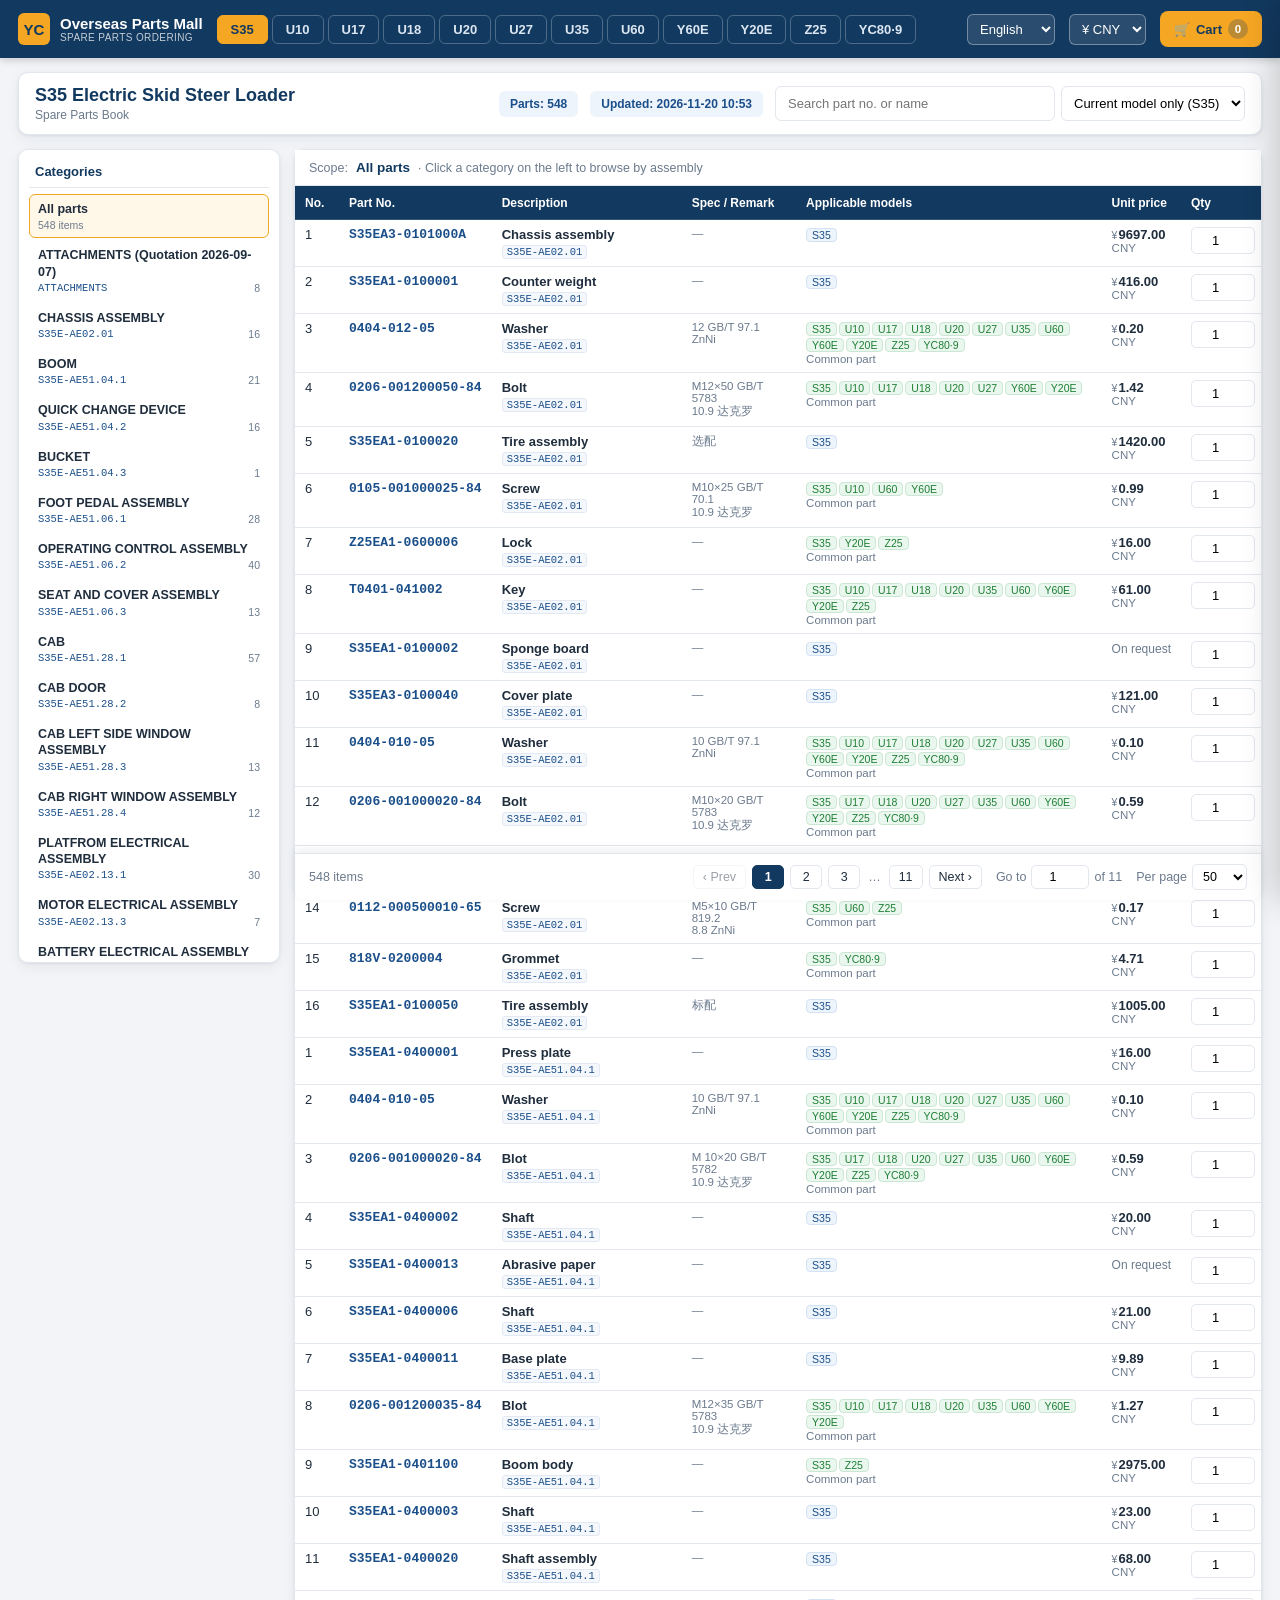
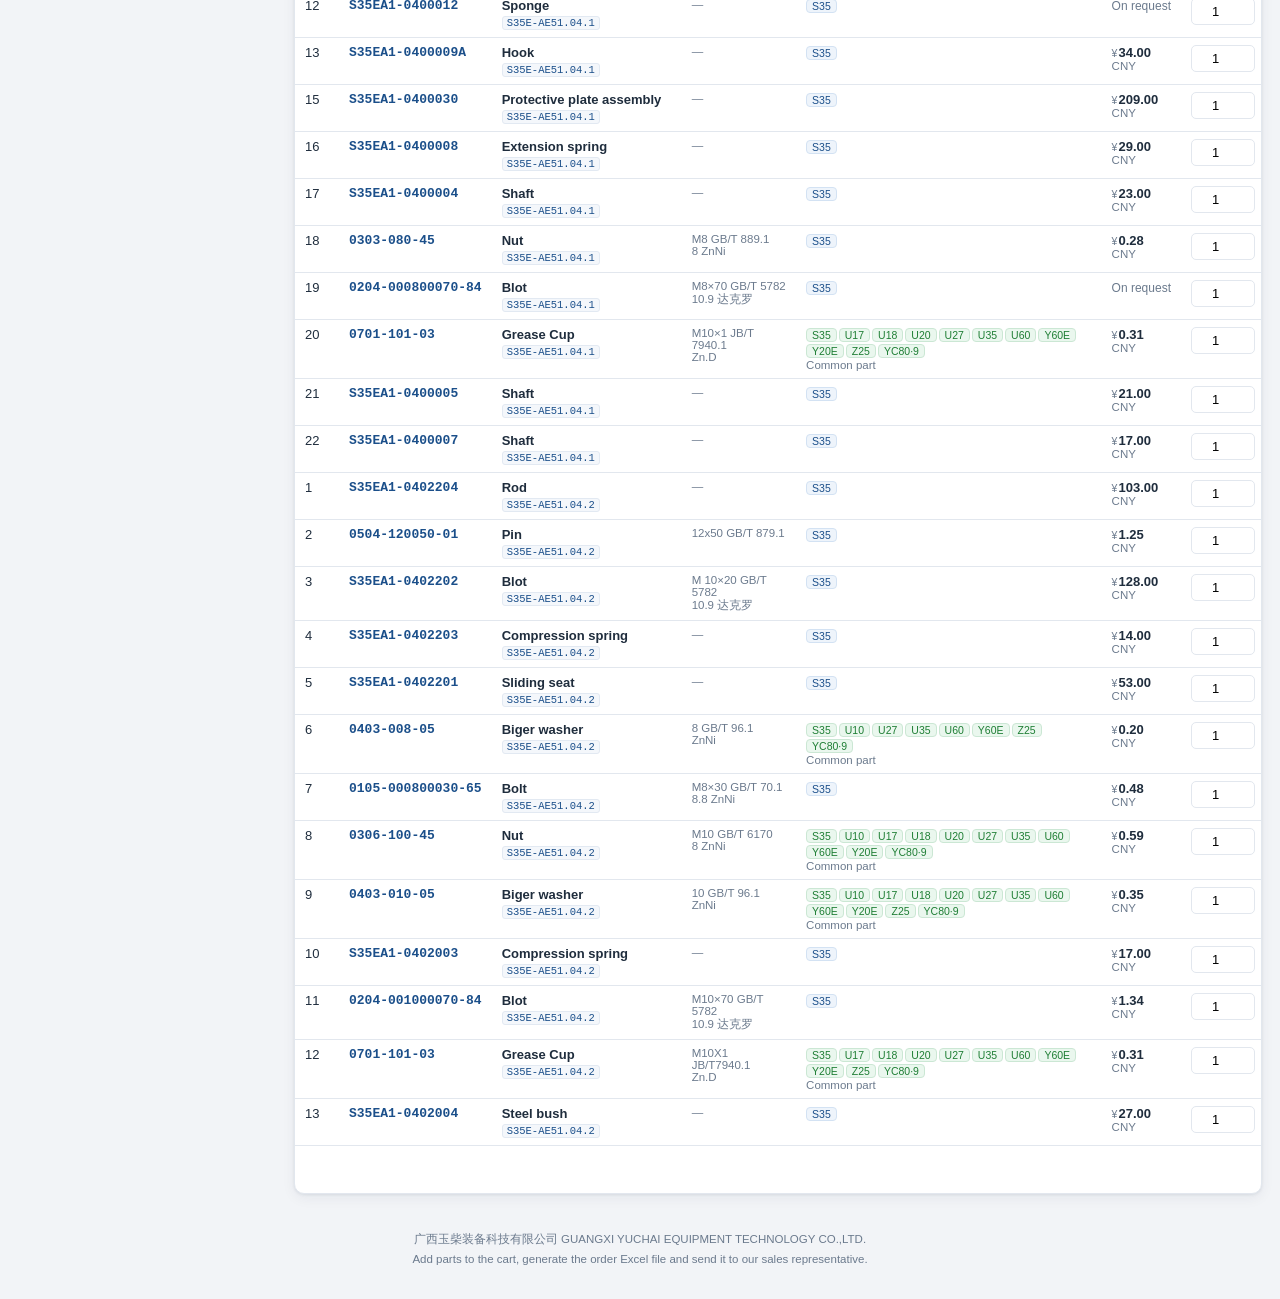
<file: index.html>
<!DOCTYPE html>
<html lang="en">
<head>
<meta charset="UTF-8">
<meta name="viewport" content="width=device-width, initial-scale=1.0">
<title>Overseas Distributor Parts Ordering</title>
<link rel="stylesheet" href="assets/style.css">
</head>
<body>

<div class="topbar">
  <div class="topbar-inner">
    <div class="brand"><div class="logo">YC</div><div><span data-i18n="brand"></span><small data-i18n="brandSub"></small></div></div>
    <nav class="model-tabs" id="modelTabs"></nav>
    <select class="lang-sel" id="langSel" data-i18n-title="langLabel"></select>
    <select class="lang-sel" id="curSel" data-i18n-title="currency" style="display:none"></select>
    <button class="cart-btn" id="cartBtn" onclick="openCart()">🛒 <span data-i18n="cart"></span> <span class="badge zero" id="cartBadge">0</span></button>
  </div>
</div>

<div id="app" style="display:none">
  <div class="model-strip">
    <div class="card">
      <div class="model-title">
        <h2 id="modelName">—</h2>
        <div class="en" id="modelEn"></div>
      </div>
      <div class="spacer"></div>
      <div class="stat-chip" id="statParts"></div>
      <div class="stat-chip" id="statUpdated"></div>
      <div class="search-box">
        <input id="searchIn" data-i18n-ph="searchPh">
        <select id="scopeSel" data-i18n-title="scopeLabel"></select>
      </div>
    </div>
    <div class="rate-note" id="rateNote" style="display:none"></div>
  </div>

  <div class="layout">
    <aside class="card side">
      <h3 data-i18n="categories"></h3>
      <div id="cfgList"></div>
    </aside>
    <section class="main card" id="partsCard">
      <div class="cfg-head" id="cfgHead"></div>
      <div class="search-note" id="searchNote" style="display:none"></div>
      <div class="sticky-head" id="stickyHead" aria-hidden="true">
        <table class="grid hide-qty" id="stickyTable"><thead id="stickyThead"></thead></table>
      </div>
      <div class="tbl-wrap list-scroll" id="listScroll">
        <table class="grid hide-qty" id="partTable">
          <thead>
            <tr>
              <th style="width:44px" data-i18n="thNo"></th>
              <th data-i18n="thPartNo"></th>
              <th style="min-width:190px" data-i18n="thDesc"></th>
              <th data-i18n="thSpec"></th>
              <th class="col-qty" style="width:80px" data-i18n="thQtyUnit"></th>
              <th data-i18n="thModels"></th>
              <th data-i18n="thPrice"></th>
              <th style="width:80px" data-i18n="thQty"></th>
              <th style="width:110px" data-i18n="thAction"></th>
            </tr>
          </thead>
          <tbody id="partBody"></tbody>
        </table>
      </div>
      <div class="pager" id="pager"></div>
    </section>
  </div>

  <footer>
    广西玉柴装备科技有限公司 GUANGXI YUCHAI EQUIPMENT TECHNOLOGY CO.,LTD.<br>
    <span data-i18n="footer"></span>
  </footer>
</div>
<div id="loading" class="loading" data-i18n="loading">Loading…</div>

<!-- 购物车 -->
<div class="drawer-mask" id="cartMask" onclick="closeCart()"></div>
<aside class="drawer" id="cartDrawer">
  <div class="drawer-head">
    <h3 data-i18n="cartTitle"></h3>
    <button class="x" onclick="closeCart()" data-i18n-title="close">×</button>
  </div>
  <div class="drawer-body">
    <div class="section-title" id="cartCount"></div>
    <div id="cartList"></div>

    <div class="section-title" data-i18n="orderInfo"></div>
    <div class="form-grid">
      <div class="full"><label><span data-i18n="fCust"></span> <span class="req">*</span></label><input id="bCust" data-k="cust" data-i18n-ph="fCustPh"></div>
      <div class="full"><label data-i18n="fOrderNo"></label><input id="bOrderNo" class="ro" readonly data-i18n-ph="orderNoPh"></div>
      <div><label><span data-i18n="fContact"></span> <span class="req">*</span></label><input id="bContact" data-k="contact"></div>
      <div><label><span data-i18n="fTel"></span> <span class="req">*</span></label><input id="bTel" data-k="tel"></div>
      <div><label data-i18n="fDeliv"></label><input id="bDeliv" data-k="deliv" type="date"></div>
      <div><label data-i18n="fTrans"></label><select id="bTrans" data-k="trans"></select></div>
      <div class="full"><label data-i18n="fPayer"></label><input id="bPayer" data-k="payer"></div>
      <div class="full"><label data-i18n="fRemark"></label><textarea id="bRemark" data-k="remark"></textarea></div>
    </div>
    <div class="hint" data-i18n="staffNote"></div>
  </div>
  <div class="drawer-foot">
    <div class="rate-note small" id="cartRateNote" style="display:none;width:100%;margin:0"></div>
    <div class="total"><span data-i18n="total"></span> <span id="cartTotal">0.00</span></div>
    <div class="spacer"></div>
    <button class="btn btn-ghost" onclick="clearCart()" data-i18n="clear"></button>
    <button class="btn btn-ghost" onclick="closeCart()" data-i18n="continue"></button>
    <button class="btn btn-primary" onclick="exportOrder()" data-i18n="generate"></button>
  </div>
</aside>

<!-- 生成订单后的提示 -->
<div class="mask" id="doneMask">
  <div class="modal">
    <h3 data-i18n="doneTitle"></h3>
    <div class="hint ok" id="doneFile"></div>
    <div class="hint" style="font-size:13px">
      <b data-i18n="nextStep"></b><br><br>
      <span data-i18n="findFile"></span>
    </div>
    <div class="modal-foot">
      <button class="btn btn-ghost" onclick="closeDone(false)" data-i18n="keepCart"></button>
      <button class="btn btn-add" onclick="closeDone(true)" data-i18n="clearCart"></button>
    </div>
  </div>
</div>

<button class="to-top" id="toTop" data-i18n-title="toTop">↑</button>

<div class="toast-box" id="toastBox"></div>

<script src="assets/common.js"></script>
<script src="assets/i18n.js"></script>
<script src="assets/shop.js"></script>
</body>
</html>
</file>
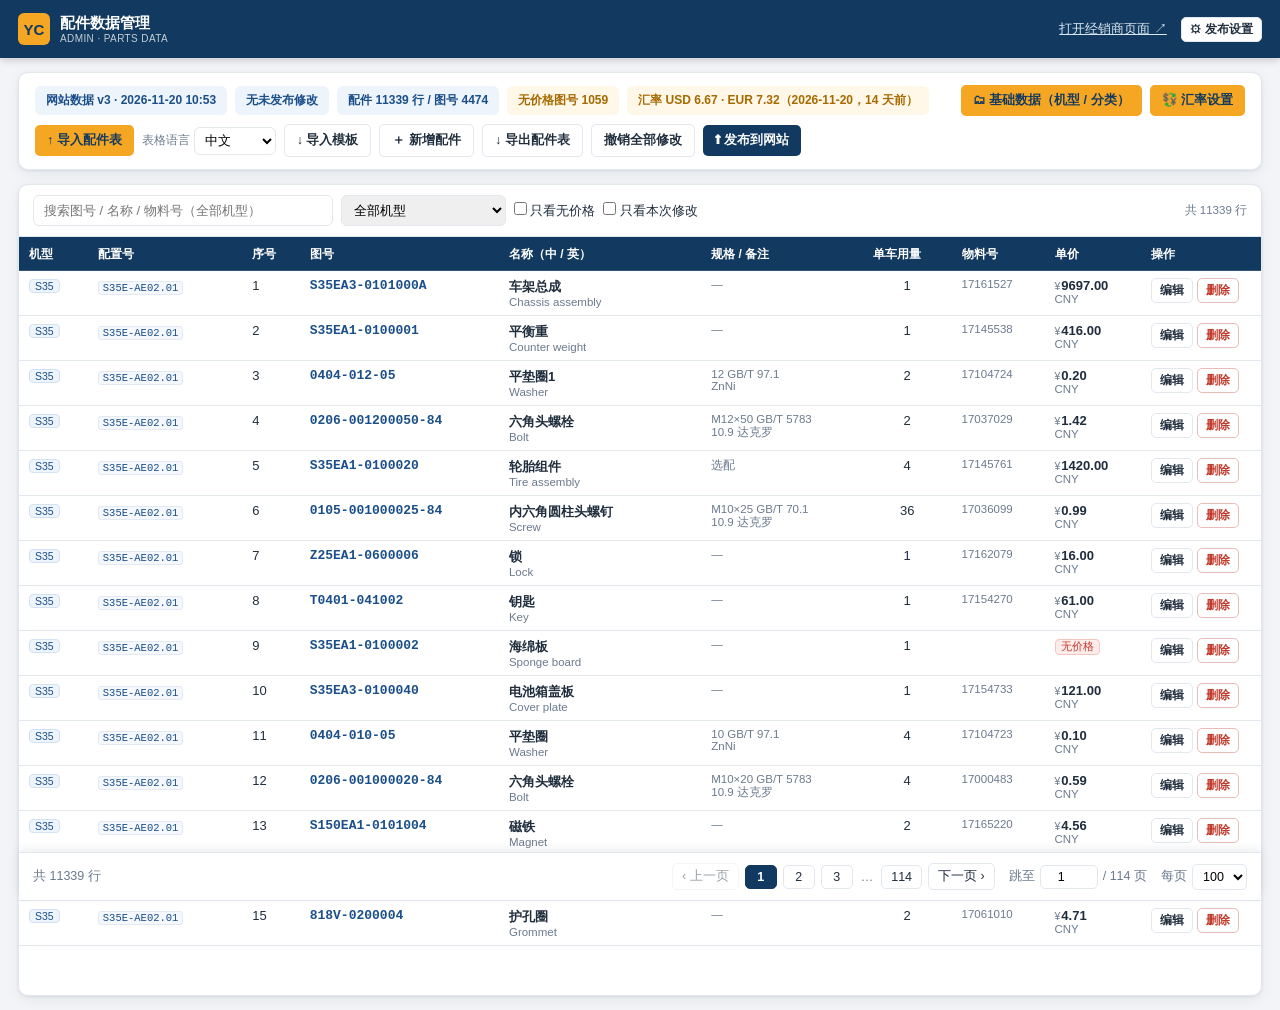
<file: admin.html>
<!DOCTYPE html>
<html lang="zh-CN">
<head>
<meta charset="UTF-8">
<meta name="viewport" content="width=device-width, initial-scale=1.0">
<meta name="robots" content="noindex, nofollow">
<title>配件数据管理（管理员）</title>
<link rel="stylesheet" href="assets/style.css">
<style>
  .admin-bar{max-width:1500px;margin:14px auto 0;padding:0 18px}
  .admin-bar .card{display:flex;flex-wrap:wrap;align-items:center;gap:8px;padding:12px 16px}
  .filter-bar{display:flex;flex-wrap:wrap;align-items:center;gap:8px;padding:10px 14px;border-bottom:1px solid var(--line);font-size:12.5px}
  .filter-bar input[type=text]{width:300px;padding:7px 10px;border:1px solid var(--line);border-radius:6px;font-size:13px}
  .filter-bar select{padding:6px 8px;border:1px solid var(--line);border-radius:6px;font-size:13px}
  .wrap{max-width:1500px;margin:14px auto;padding:0 18px}
  table.grid.admin{min-width:1200px}
  .chg-list{max-height:52vh;overflow:auto;margin-top:10px;border:1px solid var(--line);border-radius:6px}
  .chg-list table{width:100%;border-collapse:collapse;font-size:12px}
  .chg-list th{background:#f4f7fb;color:var(--primary);text-align:left;padding:6px 8px;position:sticky;top:0;white-space:nowrap}
  .chg-list td{padding:5px 8px;border-top:1px solid var(--line);vertical-align:top}
  .old{color:var(--danger);text-decoration:line-through}
  .new{color:var(--ok);font-weight:600}
  .draft-chip{cursor:pointer}
  .models-pick{display:flex;flex-wrap:wrap;gap:6px 12px;font-size:12.5px}
  .models-pick label{display:flex;align-items:center;gap:4px;color:var(--text)!important;margin:0!important}
  .tabs{display:flex;gap:4px;border-bottom:2px solid var(--line);margin-bottom:12px}
  .tabs button{border:none;background:transparent;padding:8px 16px;font-size:13.5px;font-weight:600;color:var(--muted);cursor:pointer;border-bottom:3px solid transparent;margin-bottom:-2px}
  .tabs button.on{color:var(--primary);border-bottom-color:var(--accent)}
  .base-toolbar{display:flex;align-items:center;gap:10px;margin:10px 0 8px}
  .base-tbl{width:100%;border-collapse:collapse;font-size:12.5px}
  .base-tbl th{background:#f4f7fb;color:var(--primary);text-align:left;padding:7px 8px;white-space:nowrap;position:sticky;top:0}
  .base-tbl td{padding:6px 8px;border-top:1px solid var(--line);vertical-align:middle}
  .tpl-lang{display:inline-flex;align-items:center;gap:4px;font-size:12px;color:var(--muted)}
  .tpl-lang select{padding:5px 6px;border:1px solid var(--line);border-radius:6px;font-size:12.5px;background:#fff}
</style>
</head>
<body>

<div class="topbar">
  <div class="topbar-inner">
    <div class="brand"><div class="logo">YC</div><div>配件数据管理<small>ADMIN · PARTS DATA</small></div></div>
    <div class="spacer"></div>
    <a href="index.html" target="_blank" style="color:#dbe6f2;font-size:12.5px">打开经销商页面 ↗</a>
    <button class="btn btn-ghost btn-sm" onclick="openSettings()">⚙ 发布设置</button>
  </div>
</div>

<div id="app" style="display:none">
  <div class="admin-bar">
    <div class="card">
      <span class="stat-chip" id="stVer"></span>
      <span class="stat-chip draft-chip" id="stDraft" onclick="openChanges()" title="点击查看待发布修改"></span>
      <span class="stat-chip" id="stParts"></span>
      <span class="stat-chip warn" id="stNoPrice"></span>
      <span class="stat-chip draft-chip" id="stRate" onclick="openRates()" title="点击设置汇率"></span>
      <div class="spacer"></div>
      <button class="btn btn-add" onclick="openBase('model')">🗂 基础数据（机型 / 分类）</button>
      <button class="btn btn-add" onclick="openRates()">💱 汇率设置</button>
      <button class="btn btn-add" onclick="pickImport()">↑ 导入配件表</button>
      <span class="tpl-lang" title="导入模板和导出配件表使用的表头语言；导入时中文 / English / Français 表头都能识别">表格语言
        <select id="tplLang"><option value="zh">中文</option><option value="en">English</option><option value="fr">Français</option></select></span>
      <button class="btn btn-ghost" onclick="downloadTemplate()">↓ 导入模板</button>
      <button class="btn btn-ghost" onclick="openAdd()">＋ 新增配件</button>
      <button class="btn btn-ghost" onclick="exportAll()">↓ 导出配件表</button>
      <button class="btn btn-ghost" onclick="discardDraft()">撤销全部修改</button>
      <button class="btn btn-primary" onclick="openPublish()">⬆ 发布到网站</button>
    </div>
  </div>

  <div class="wrap">
    <section class="card">
      <div class="filter-bar">
        <input type="text" id="q" placeholder="搜索图号 / 名称 / 物料号（全部机型）">
        <select id="fModel"><option value="">全部机型</option></select>
        <label><input type="checkbox" id="fNoPrice"> 只看无价格</label>
        <label><input type="checkbox" id="fChanged"> 只看本次修改</label>
        <span class="spacer"></span>
        <span id="resInfo" class="spec"></span>
      </div>
      <div class="tbl-wrap list-scroll" id="listScroll">
        <table class="grid admin">
          <thead><tr>
            <th>机型</th><th>配置号</th><th>序号</th><th>图号</th><th>名称（中 / 英）</th><th>规格 / 备注</th>
            <th>单车用量</th><th>物料号</th><th>单价</th><th style="width:120px">操作</th>
          </tr></thead>
          <tbody id="rows"></tbody>
        </table>
      </div>
      <div class="pager" id="pager"></div>
    </section>
  </div>
</div>
<div id="loading" class="loading">正在加载数据…</div>

<input type="file" id="importFile" accept=".xlsx" style="display:none">

<!-- 导入预览 -->
<div class="mask" id="impMask">
  <div class="modal wide">
    <h3>导入预览（确认后才会写入）</h3>
    <div id="impSummary"></div>
    <div class="chg-list"><table><thead><tr><th>Excel 行</th><th>状态</th><th>机型</th><th>图号</th><th>名称</th><th>说明</th></tr></thead><tbody id="impRows"></tbody></table></div>
    <div class="modal-foot">
      <button class="btn btn-ghost" onclick="closeMask('impMask')">取消</button>
      <button class="btn btn-add" id="impOk" onclick="confirmImport()">确认导入</button>
    </div>
  </div>
</div>

<!-- 编辑 / 新增配件 -->
<div class="mask" id="editMask">
  <div class="modal" style="width:680px">
    <h3 id="editTitle">编辑配件</h3>
    <div class="form-grid">
      <div><label>机型</label><select id="eModel"></select></div>
      <div><label>所属配置号 / 分类</label><select id="eCfg"></select></div>
      <div class="full" id="eModelsBox"><label>同时加入其他机型（选填，没有相同配置号时归入「新上线配件」分类）</label><div class="models-pick" id="eModels"></div></div>
      <div><label>零件图号 <span class="req">*</span></label><input id="eNo"></div>
      <div><label>单车用量</label><input id="eQty" type="number" min="0" step="1"></div>
      <div><label>名称（中文）<span class="req">*</span></label><input id="eCn"></div>
      <div><label>名称（英文）</label><input id="eEn"></div>
      <div><label>名称（法文）</label><input id="eFr"></div>
      <div><label>规格</label><input id="eSpec"></div>
      <div><label>备注</label><input id="eRm"></div>
    </div>
    <div class="section-title">价格（按图号统一，所有机型共用）</div>
    <div class="form-grid">
      <div><label>物料号</label><input id="eCode"></div>
      <div><label>单价（留空 = 经销商端显示「待报价」）</label><input id="ePrice" type="number" min="0" step="0.01"></div>
      <div><label>币种</label><select id="eCur"><option>CNY</option><option>USD</option><option>EUR</option></select></div>
    </div>
    <div class="hint" id="eHint" style="display:none"></div>
    <div class="modal-foot">
      <button class="btn btn-ghost" onclick="closeMask('editMask')">取消</button>
      <button class="btn btn-add" onclick="saveEdit()">保存到草稿</button>
    </div>
  </div>
</div>

<!-- 待发布修改 -->
<div class="mask" id="chgMask">
  <div class="modal wide">
    <h3>待发布修改（与网站当前数据对比）</h3>
    <div id="chgSummary"></div>
    <div class="chg-list"><table><thead><tr><th>类型</th><th>机型</th><th>配置号</th><th>图号</th><th>内容</th></tr></thead><tbody id="chgRows"></tbody></table></div>
    <div class="modal-foot"><button class="btn btn-ghost" onclick="closeMask('chgMask')">关闭</button></div>
  </div>
</div>

<!-- 发布 -->
<div class="mask" id="pubMask">
  <div class="modal" style="width:640px">
    <h3>发布到网站</h3>
    <div id="pubSummary"></div>
    <div class="form-grid" style="margin-top:10px">
      <div class="full"><label>修改说明（会记录在修改历史中）</label><input id="pubMsg" placeholder="如：新增 U17 斗齿 5 项，调整液压件价格"></div>
    </div>
    <div class="hint" id="pubHint">发布后约 1–2 分钟网站自动更新，经销商刷新页面即可看到。</div>
    <div class="modal-foot">
      <button class="btn btn-ghost" onclick="closeMask('pubMask')">取消</button>
      <button class="btn btn-ghost" onclick="downloadPackage()" title="GitHub 连不上时使用：下载数据包后到 GitHub 网页手动上传">下载数据包（手动上传）</button>
      <button class="btn btn-primary" id="pubBtn" onclick="publish()">发布</button>
    </div>
  </div>
</div>

<!-- 基础数据 -->
<div class="mask" id="baseMask">
  <div class="modal wide">
    <h3>基础数据维护</h3>
    <div class="tabs">
      <button id="tabModel" onclick="baseTabSet('model')">机型</button>
      <button id="tabCfg" onclick="baseTabSet('cfg')">所属配置号 / 分类</button>
    </div>
    <div id="baseBody"></div>
    <div class="hint warn">这里的修改和配件修改一样，先进入草稿，点「⬆ 发布到网站」后才对经销商生效。</div>
    <div class="modal-foot"><button class="btn btn-ghost" onclick="closeMask('baseMask')">关闭</button></div>
  </div>
</div>
<div class="mask" id="bdMask">
  <div class="modal" style="width:560px">
    <h3 id="bdTitle">编辑</h3>
    <div class="form-grid">
      <div class="full"><label id="bdLId"></label><input id="bdId"></div>
      <div class="full"><label id="bdLCn"></label><input id="bdCn"></div>
      <div class="full"><label id="bdLEn"></label><input id="bdEn"></div>
      <div class="full"><label id="bdLFr"></label><input id="bdFr"></div>
    </div>
    <div class="hint" id="bdHint" style="display:none"></div>
    <div class="modal-foot">
      <button class="btn btn-ghost" onclick="closeMask('bdMask')">取消</button>
      <button class="btn btn-add" onclick="saveBd()">保存到草稿</button>
    </div>
  </div>
</div>

<!-- 汇率设置 -->
<div class="mask" id="rateMask">
  <div class="modal" style="width:600px">
    <h3>汇率设置</h3>
    <div class="hint">系统价格以<b>人民币</b>为准。在这里填写参考汇率后，经销商可在网站右上角选择人民币 / 美元 / 欧元，价格按此汇率自动换算，并提示「非实时汇率」。</div>
    <div class="form-grid" style="margin-top:12px">
      <div><label>1 美元（USD）= ? 人民币</label><input id="rUSD" type="number" min="0" step="0.0001" placeholder="如 7.1234，留空 = 不提供美元"></div>
      <div><label>1 欧元（EUR）= ? 人民币</label><input id="rEUR" type="number" min="0" step="0.0001" placeholder="如 7.8123，留空 = 不提供欧元"></div>
      <div><label>经销商首次打开时默认显示的货币</label><select id="rDefault"><option value="CNY">人民币 CNY</option><option value="USD">美元 USD</option><option value="EUR">欧元 EUR</option></select></div>
      <div><label>汇率日期</label><input id="rDate" type="date"></div>
    </div>
    <div class="hint" id="rPreview"></div>
    <div class="hint warn">保存后进入草稿，点「⬆ 发布到网站」后生效。经销商自己选过货币后，以经销商的选择为准。</div>
    <div class="modal-foot">
      <button class="btn btn-ghost" onclick="closeMask('rateMask')">取消</button>
      <button class="btn btn-add" onclick="saveRates(false)">保存到草稿</button>
      <button class="btn btn-primary" onclick="saveRates(true)">保存并发布</button>
    </div>
  </div>
</div>

<!-- 发布设置 -->
<div class="mask" id="setMask">
  <div class="modal" style="width:620px">
    <h3>发布设置（只保存在本台电脑的浏览器中）</h3>
    <div class="form-grid">
      <div><label>GitHub 用户名 / 组织名</label><input id="sOwner" placeholder="如 yuchai-parts"></div>
      <div><label>仓库名</label><input id="sRepo" placeholder="如 parts-mall"></div>
      <div><label>分支</label><input id="sBranch" placeholder="main"></div>
      <div><label>发布人（记录在修改历史中）</label><input id="sName" placeholder="如 张三"></div>
      <div class="full"><label>访问令牌 Token（Fine-grained token，仅授权本仓库 Contents 读写）</label><input id="sToken" type="password" autocomplete="off"></div>
    </div>
    <div class="hint warn">令牌相当于发布密码：只在管理员自己的电脑上填写，不要发给他人；公用电脑用完请点「清除令牌」。令牌泄露时到 GitHub 设置里删除即可失效。</div>
    <div class="hint" id="sHint" style="display:none"></div>
    <div class="modal-foot">
      <button class="btn btn-del" onclick="clearToken()">清除令牌</button>
      <button class="btn btn-ghost" onclick="testConn()">测试连接</button>
      <button class="btn btn-ghost" onclick="closeMask('setMask')">关闭</button>
      <button class="btn btn-add" onclick="saveSettings()">保存</button>
    </div>
  </div>
</div>

<div class="toast-box" id="toastBox"></div>

<script src="assets/common.js"></script>
<script src="assets/admin.js"></script>
</body>
</html>
</file>
<file: assets/style.css>
:root{
  --primary:#12395f; --primary-2:#1b4f8a; --accent:#f5a623; --accent-2:#e8920e;
  --bg:#f2f4f7; --card:#ffffff; --line:#e2e7ee; --text:#1f2d3d; --muted:#6b7a8d;
  --danger:#c0392b; --ok:#1e7e34; --warn-bg:#fff7e8; --tag-bg:#eef4fb; --tag-tx:#1b4f8a;
  --shadow:0 1px 3px rgba(16,42,67,.08),0 4px 14px rgba(16,42,67,.06);
}
*{box-sizing:border-box;margin:0;padding:0}
body{font-family:"Segoe UI","Microsoft YaHei","PingFang SC",Arial,sans-serif;background:var(--bg);color:var(--text);font-size:14px}
button,input,select,textarea{font-family:inherit}

/* 顶部导航 */
.topbar{background:var(--primary);color:#fff;position:sticky;top:0;z-index:50;box-shadow:0 2px 8px rgba(0,0,0,.18)}
.topbar-inner{max-width:1500px;margin:0 auto;padding:0 18px;display:flex;align-items:center;gap:14px;height:58px}
.brand{display:flex;align-items:center;gap:10px;font-weight:700;font-size:15px;white-space:nowrap}
.brand .logo{width:32px;height:32px;background:var(--accent);color:var(--primary);border-radius:6px;display:flex;align-items:center;justify-content:center;font-weight:900;font-size:15px}
.brand small{display:block;font-size:10px;font-weight:400;opacity:.75;letter-spacing:.4px}
.model-tabs{display:flex;gap:4px;overflow-x:auto;flex:1;scrollbar-width:thin;padding:4px 0}
.model-tabs::-webkit-scrollbar{height:5px}
.model-tabs::-webkit-scrollbar-thumb{background:rgba(255,255,255,.3);border-radius:3px}
.model-tab{border:1px solid rgba(255,255,255,.25);background:transparent;color:#dbe6f2;padding:6px 13px;border-radius:6px;cursor:pointer;font-size:13px;font-weight:600;white-space:nowrap;transition:.15s}
.model-tab:hover{background:rgba(255,255,255,.12)}
.model-tab.active{background:var(--accent);border-color:var(--accent);color:var(--primary)}
.cart-btn{position:relative;display:flex;align-items:center;gap:6px;background:var(--accent);color:var(--primary);border:none;border-radius:8px;padding:8px 14px;font-weight:700;font-size:13px;cursor:pointer;white-space:nowrap}
.cart-btn:hover{background:var(--accent-2)}
.cart-btn .badge{background:var(--danger);color:#fff;border-radius:10px;min-width:20px;height:20px;padding:0 6px;font-size:11.5px;display:inline-flex;align-items:center;justify-content:center}
.cart-btn .badge.zero{background:rgba(18,57,95,.25)}
.cart-btn.bump{animation:bump .35s ease-out}
@keyframes bump{30%{transform:scale(1.12)}}

/* 机型信息条 */
.model-strip{max-width:1500px;margin:14px auto 0;padding:0 18px}
.model-strip .card{display:flex;flex-wrap:wrap;align-items:center;gap:12px;padding:12px 16px}
.model-title h2{font-size:18px;color:var(--primary)}
.model-title .en{color:var(--muted);font-size:12px;margin-top:2px}
.spacer{flex:1}
.stat-chip{background:var(--tag-bg);color:var(--tag-tx);border-radius:6px;padding:6px 11px;font-size:12px;font-weight:600;white-space:nowrap}
.stat-chip.warn{background:var(--warn-bg);color:#a66a00}
.stat-chip.danger{background:#fdecea;color:var(--danger)}
.toolbar{display:flex;flex-wrap:wrap;gap:6px;align-items:center}
.search-box{display:flex;gap:6px;flex-wrap:wrap}
.search-box input{width:280px;padding:8px 12px;border:1px solid var(--line);border-radius:6px;font-size:13px;outline:none}
.search-box select{padding:8px 8px;border:1px solid var(--line);border-radius:6px;font-size:13px;background:#fff;max-width:220px}
.search-note{display:flex;flex-wrap:wrap;align-items:center;gap:8px;padding:9px 14px;border-bottom:1px solid #f0d9ae;background:var(--warn-bg);color:#8a5a00;font-size:12.5px;line-height:1.5}
.search-note.info{background:#eef4fb;border-bottom-color:#d3e2f3;color:var(--primary-2)}
.search-note .btn{flex:none}
table.grid.hide-qty .col-qty{display:none}
.form-grid input.ro{background:#f6f8fb;color:var(--primary);font-weight:700}
.search-box input:focus{border-color:var(--primary-2)}

/* 布局 */
.layout{max-width:1500px;margin:14px auto;padding:0 18px;display:grid;grid-template-columns:262px 1fr;gap:14px;align-items:start}
.card{background:var(--card);border:1px solid var(--line);border-radius:10px;box-shadow:var(--shadow)}
.side{padding:10px;position:sticky;top:70px;max-height:calc(100vh - 86px);overflow:auto}
.side h3{font-size:13px;color:var(--primary);padding:4px 6px 8px;border-bottom:1px solid var(--line);margin-bottom:6px;display:flex;justify-content:space-between;align-items:center;position:sticky;top:-10px;background:#fff;z-index:2}
.side h3 span{color:var(--muted);font-weight:400;font-size:11px}
.cfg-item{display:flex;flex-direction:column;gap:2px;padding:6px 8px;border-radius:6px;cursor:pointer;border:1px solid transparent;margin-bottom:2px}
.cfg-item:hover{background:var(--tag-bg)}
.cfg-item.active{background:var(--warn-bg);border-color:var(--accent)}
.cfg-item.zero{opacity:.55}
.cfg-item .cn{font-weight:600;font-size:12.5px;line-height:1.3}
.cfg-item .cn small{font-weight:400;font-size:11px;color:var(--muted)}
.cfg-item .meta{font-size:10.5px;color:var(--muted);display:flex;justify-content:space-between;gap:6px}
.cfg-item .no{font-family:Consolas,monospace;color:var(--primary-2)}
.main{min-width:0}

/* 表格 */
.tbl-wrap{overflow-x:auto;border-radius:10px}
/* 配件列表：表格在卡片内滚动，表头固定在顶部（外层有横向滚动时，表头无法相对整页固定） */
.tbl-wrap.list-scroll{overflow:auto;max-height:calc(100vh - 190px);min-height:320px;border-radius:0}
.tbl-wrap.list-scroll thead th{z-index:3;box-shadow:inset 0 -1px 0 rgba(255,255,255,.15)}
/* 前台配件列表：取消卡片内竖向滚动，列表高度随内容撑开，统一由整页滚动（京东「我的订单」式） */
#partsCard .tbl-wrap.list-scroll{max-height:none}
/* 前台：范围条吸顶；表格表头由 JS 同步克隆层吸顶（需兼容横向滚动） */
#partsCard .cfg-head{position:sticky;top:58px;z-index:8;background:var(--card)}
#partsCard .sticky-head{position:fixed;z-index:7;display:none;overflow:hidden;background:var(--primary);box-shadow:0 2px 6px rgba(16,42,67,.18)}
#partsCard .sticky-head.show{display:block}
#partsCard .sticky-head table.grid{min-width:0;table-layout:fixed}
#partsCard .sticky-head thead th{position:static}
table.grid{width:100%;border-collapse:collapse;font-size:13px;min-width:1080px}
table.grid thead th{background:var(--primary);color:#fff;text-align:left;padding:9px 10px;font-weight:600;font-size:12px;line-height:1.35;white-space:nowrap;position:sticky;top:0}
table.grid thead th .en{display:block;font-weight:400;font-size:10px;opacity:.72;text-transform:uppercase;letter-spacing:.3px}
table.grid tbody td{padding:7px 10px;border-bottom:1px solid var(--line);vertical-align:top}
table.grid tbody tr:hover{background:#f7fafd}
table.grid tr.in-cart{background:#f3faf5}
.partno{font-family:Consolas,monospace;font-weight:700;color:var(--primary-2);white-space:nowrap}
.desc-cn{font-weight:600}
.desc-en{color:var(--muted);font-size:11.5px}
.spec,.rmk{font-size:11.5px;color:var(--muted)}
.cfg-badge{font-family:Consolas,monospace;font-size:10.5px;color:var(--primary-2);background:#f4f7fb;border:1px solid #e2e9f2;border-radius:3px;padding:0 4px;display:inline-block;margin-top:3px}
.tag{display:inline-block;background:var(--tag-bg);color:var(--tag-tx);border:1px solid #d3e2f3;border-radius:4px;padding:0 5px;font-size:10.5px;margin:1px 2px 1px 0;white-space:nowrap}
.tag.multi{background:#eaf7ee;border-color:#cbe7d4;color:var(--ok)}
.tag.add{background:#eaf7ee;border-color:#cbe7d4;color:var(--ok)}
.tag.upd{background:var(--warn-bg);border-color:#f0d9ae;color:#a66a00}
.tag.err{background:#fdecea;border-color:#f3c6c0;color:var(--danger)}
.tag.same{background:#f4f6f8;border-color:var(--line);color:var(--muted)}
.price{font-weight:700;white-space:nowrap}
.price .cur{font-size:10.5px;color:var(--muted);font-weight:400;margin-right:1px}
.price.na{color:var(--muted);font-weight:400;font-size:12px}
.qty-in{width:64px;padding:5px;border:1px solid var(--line);border-radius:5px;text-align:center;font-size:13px}
.qty-in:focus{border-color:var(--primary-2);outline:none}
.btn{border:none;border-radius:5px;padding:7px 12px;font-size:12.5px;font-weight:600;cursor:pointer;transition:.15s;white-space:nowrap}
.btn:disabled{opacity:.45;cursor:not-allowed}
.btn-add{background:var(--accent);color:var(--primary)}
.btn-add:hover:not(:disabled){background:var(--accent-2)}
.btn-primary{background:var(--primary);color:#fff}
.btn-primary:hover:not(:disabled){background:var(--primary-2)}
.btn-ghost{background:#fff;border:1px solid var(--line);color:var(--text)}
.btn-ghost:hover:not(:disabled){border-color:var(--primary-2);color:var(--primary-2)}
.btn-del{background:#fff;border:1px solid #e6bdb7;color:var(--danger)}
.btn-del:hover:not(:disabled){background:var(--danger);border-color:var(--danger);color:#fff}
.btn-sm{padding:4px 8px;font-size:11.5px}
.empty-row td{text-align:center;color:var(--muted);padding:28px!important}

.cfg-head{display:flex;flex-wrap:wrap;align-items:center;gap:8px;padding:10px 14px;border-bottom:1px solid var(--line);font-size:12.5px;color:var(--muted)}
.cfg-head b{color:var(--primary);font-size:13.5px}
.cfg-head .no{font-family:Consolas,monospace;color:var(--primary-2);background:#f4f7fb;border:1px solid #e2e9f2;border-radius:4px;padding:1px 6px}
.pager{display:flex;flex-wrap:wrap;align-items:center;gap:6px;padding:10px 14px;border-top:1px solid var(--line);font-size:12.5px;color:var(--muted);
  background:#fff;position:sticky;bottom:0;z-index:5;border-radius:0 0 10px 10px;box-shadow:0 -3px 10px rgba(16,42,67,.08)}
.pager button{border:1px solid var(--line);background:#fff;border-radius:5px;min-width:32px;padding:4px 9px;cursor:pointer;font-size:12.5px;color:var(--text)}
.pager button:disabled{opacity:.45;cursor:default}
.pager button:not(:disabled):hover{border-color:var(--primary-2);color:var(--primary-2)}
.pager button.cur{background:var(--primary);border-color:var(--primary);color:#fff;font-weight:700;cursor:default}
.pager .gap{padding:0 2px}
.pager label{display:flex;align-items:center;gap:5px;margin-left:8px;white-space:nowrap}
.pager input[data-jump]{width:58px;padding:4px 6px;border:1px solid var(--line);border-radius:5px;font-size:12.5px;text-align:center}
.pager select{padding:4px 6px;border:1px solid var(--line);border-radius:5px;font-size:12.5px;background:#fff}
.pager input:focus,.pager select:focus{border-color:var(--primary-2);outline:none}
.main{scroll-margin-top:70px}
.lang-sel{background:rgba(255,255,255,.1);color:#fff;border:1px solid rgba(255,255,255,.35);border-radius:6px;padding:6px 8px;font-size:13px;cursor:pointer}
.lang-sel option{color:var(--text)}
.rate-note{margin-top:8px;background:var(--warn-bg);border:1px solid #f0d9ae;color:#8a5a00;border-radius:8px;padding:8px 14px;font-size:12.5px;line-height:1.55}
.rate-note::before{content:"⚠ ";font-weight:700}
.rate-note.small{font-size:11.5px;padding:6px 10px}
.price .orig{display:block;font-size:10.5px;color:var(--muted);font-weight:400}

/* 购物车抽屉 */
.drawer-mask{position:fixed;inset:0;background:rgba(15,35,60,.35);z-index:90;opacity:0;pointer-events:none;transition:.2s}
.drawer-mask.show{opacity:1;pointer-events:auto}
.drawer{position:fixed;top:0;right:0;bottom:0;width:760px;max-width:100vw;background:#fff;z-index:91;transform:translateX(100%);transition:transform .22s ease-out;display:flex;flex-direction:column;box-shadow:-6px 0 30px rgba(0,0,0,.18)}
.drawer.show{transform:none}
.drawer-head{display:flex;align-items:center;gap:10px;padding:14px 18px;background:var(--primary);color:#fff}
.drawer-head h3{font-size:16px}
.drawer-head .x{margin-left:auto;background:transparent;border:none;color:#fff;font-size:22px;cursor:pointer;line-height:1}
.drawer-body{flex:1;overflow:auto;padding:14px 18px}
.drawer-foot{border-top:2px solid var(--primary);padding:12px 18px;background:#fafbfd;display:flex;flex-wrap:wrap;align-items:center;gap:10px}
.drawer-foot .total{font-size:15px;font-weight:700}
.cart-tbl{width:100%;border-collapse:collapse;font-size:12.5px}
.cart-tbl th{background:#f4f7fb;color:var(--primary);text-align:left;padding:7px 8px;font-size:11.5px;border-bottom:1px solid var(--line);white-space:nowrap}
.cart-tbl td{padding:7px 8px;border-bottom:1px solid var(--line);vertical-align:middle}
.section-title{font-size:13px;color:var(--primary);font-weight:700;margin:16px 0 8px;padding-top:12px;border-top:1px solid var(--line)}
.section-title:first-child{margin-top:0;padding-top:0;border-top:none}
.form-grid{display:grid;grid-template-columns:1fr 1fr;gap:10px 14px}
.form-grid .full{grid-column:1/-1}
.form-grid label{font-size:12px;color:var(--muted);display:block;margin-bottom:3px}
.form-grid .req{color:var(--danger);font-weight:700}
.form-grid input,.form-grid select,.form-grid textarea{width:100%;padding:7px 9px;border:1px solid var(--line);border-radius:6px;font-size:13px;background:#fff}
.form-grid textarea{resize:vertical;min-height:54px}
.form-grid input:focus,.form-grid select:focus,.form-grid textarea:focus{border-color:var(--primary-2);outline:none}
.form-grid input.bad{border-color:var(--danger);background:#fff8f7}

/* 弹窗 */
.mask{position:fixed;inset:0;background:rgba(15,35,60,.45);display:none;align-items:center;justify-content:center;z-index:100}
.mask.show{display:flex}
.modal{background:#fff;border-radius:10px;width:560px;max-width:94vw;max-height:90vh;overflow:auto;padding:20px 22px;box-shadow:0 10px 40px rgba(0,0,0,.25)}
.modal.wide{width:1100px}
.modal h3{color:var(--primary);margin-bottom:14px}
.modal-foot{display:flex;justify-content:flex-end;flex-wrap:wrap;gap:8px;margin-top:16px}
.hint{font-size:12px;border-radius:6px;padding:8px 10px;margin-top:8px;line-height:1.6;background:#f4f7fb;color:var(--primary-2)}
.hint.ok{background:#eaf7ee;color:var(--ok)}
.hint.warn{background:var(--warn-bg);color:#a66a00}
.hint.err{background:#fdecea;color:var(--danger)}

.toast-box{position:fixed;right:18px;bottom:18px;display:flex;flex-direction:column;gap:8px;z-index:300;align-items:flex-end}
.toast{background:#12395f;color:#fff;border-radius:8px;padding:10px 14px;font-size:12.5px;box-shadow:0 6px 22px rgba(0,0,0,.25);max-width:430px;line-height:1.55;white-space:pre-line;animation:tin .22s ease-out;transition:.25s}
.toast.ok{background:#1e7e34}
.toast.err{background:#c0392b}
.toast.out{opacity:0;transform:translateY(6px)}
@keyframes tin{from{opacity:0;transform:translateY(8px)}to{opacity:1;transform:none}}

/* 回到顶部 */
.to-top{position:fixed;right:20px;bottom:84px;width:42px;height:42px;border:none;border-radius:50%;
  background:var(--primary);color:#fff;font-size:18px;line-height:42px;text-align:center;cursor:pointer;
  box-shadow:0 4px 16px rgba(16,42,67,.28);opacity:0;visibility:hidden;transform:translateY(8px);
  transition:opacity .2s,transform .2s,visibility .2s;z-index:70}
.to-top.show{opacity:1;visibility:visible;transform:none}
.to-top:hover{background:var(--primary-2)}

.loading{max-width:640px;margin:80px auto;text-align:center;color:var(--muted);line-height:1.8}
.loading.err{color:var(--danger)}
footer{text-align:center;color:var(--muted);font-size:11.5px;padding:22px 18px 30px;line-height:1.7}

@media (max-width:1180px){ .search-box input{width:200px} .layout{grid-template-columns:224px 1fr} }
@media (max-width:980px){
  .layout{grid-template-columns:1fr}
  .side{position:static;max-height:300px}
  .tbl-wrap.list-scroll{max-height:calc(100vh - 120px)}
  .brand small{display:none}
  .form-grid{grid-template-columns:1fr}
}
</file>
